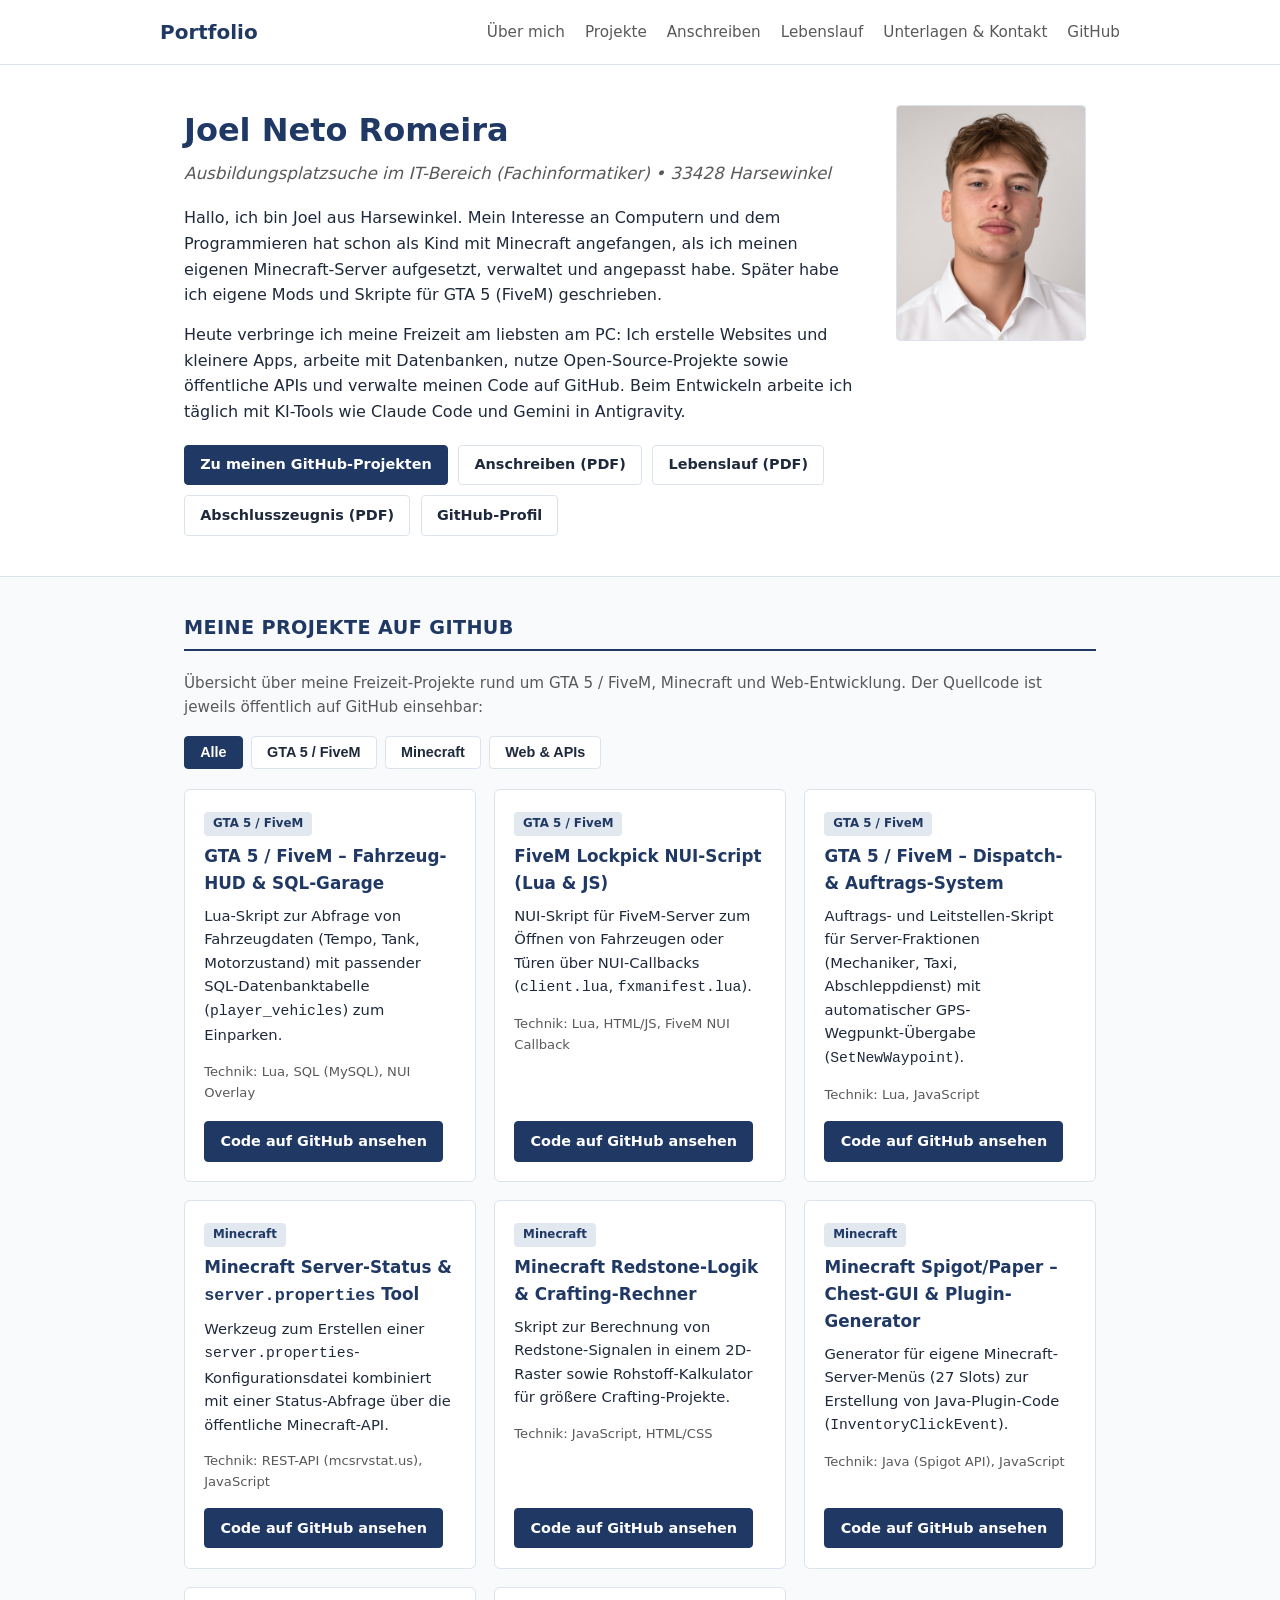
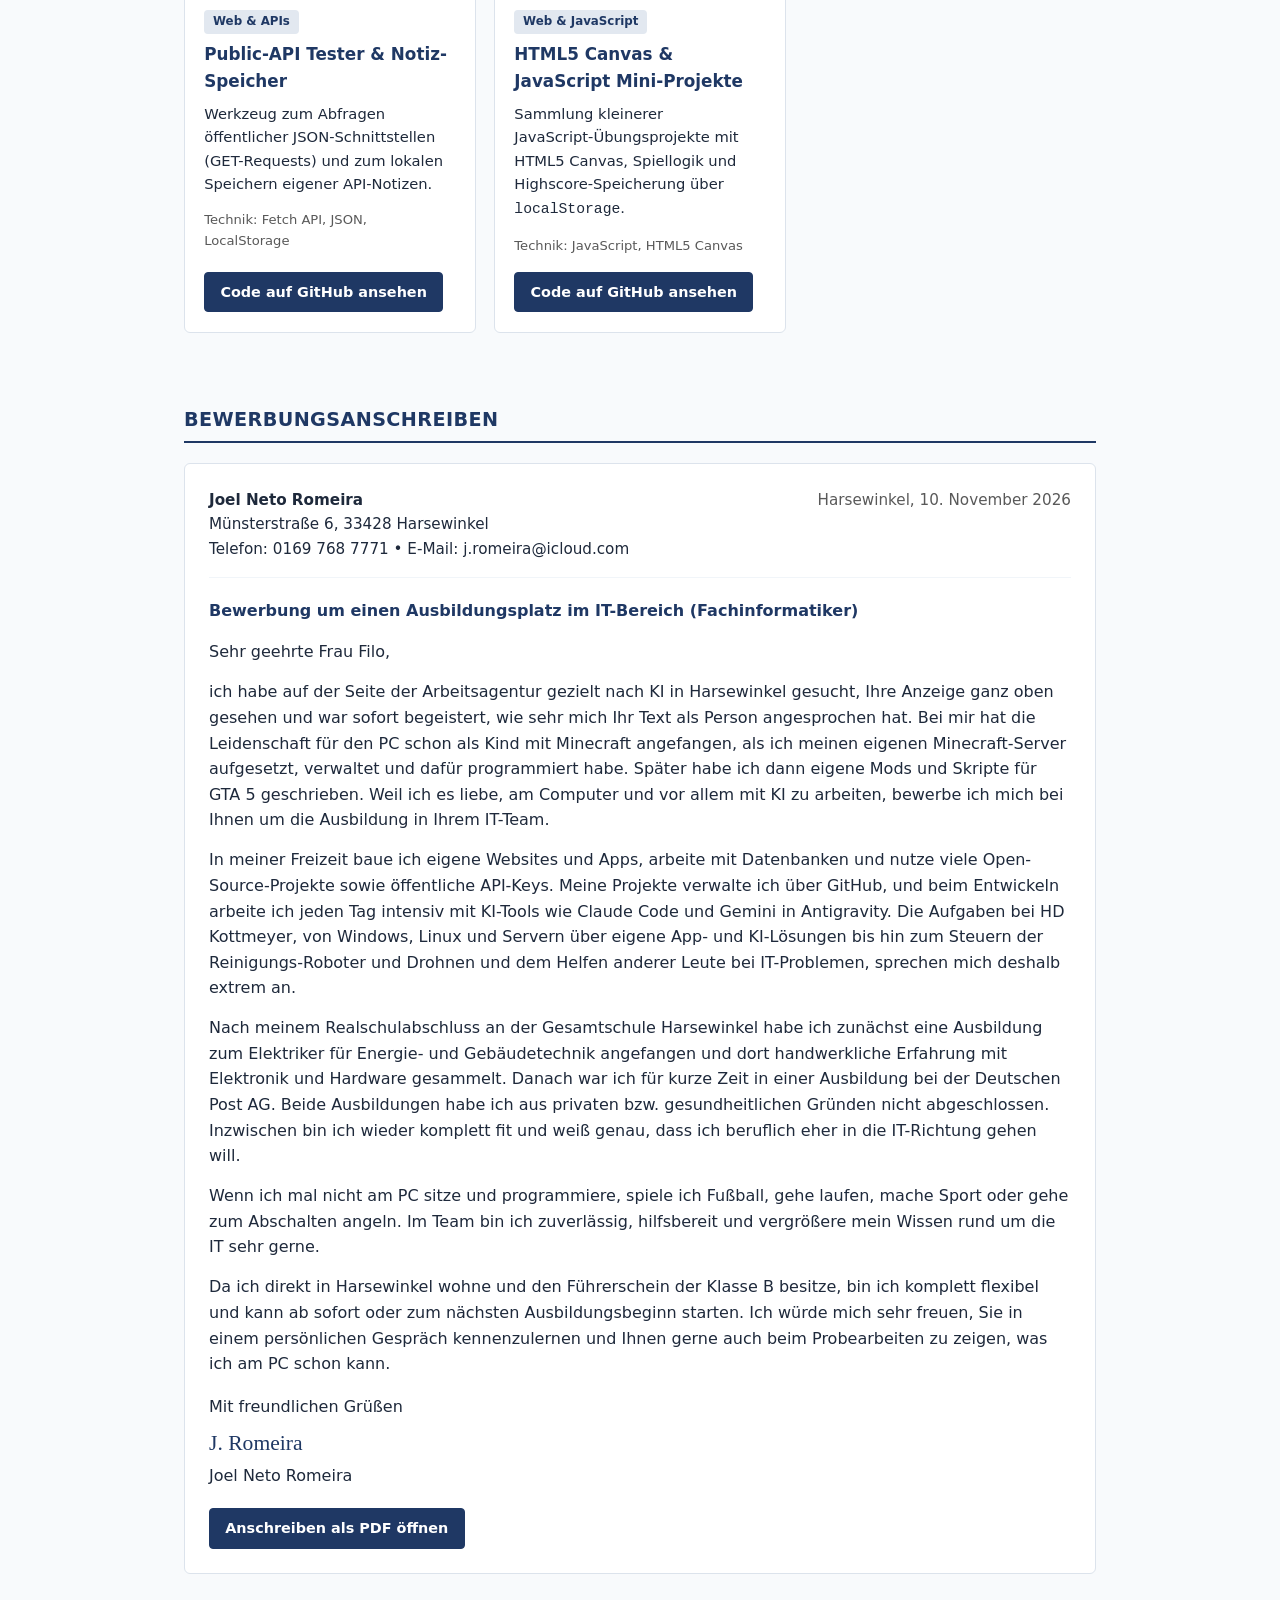
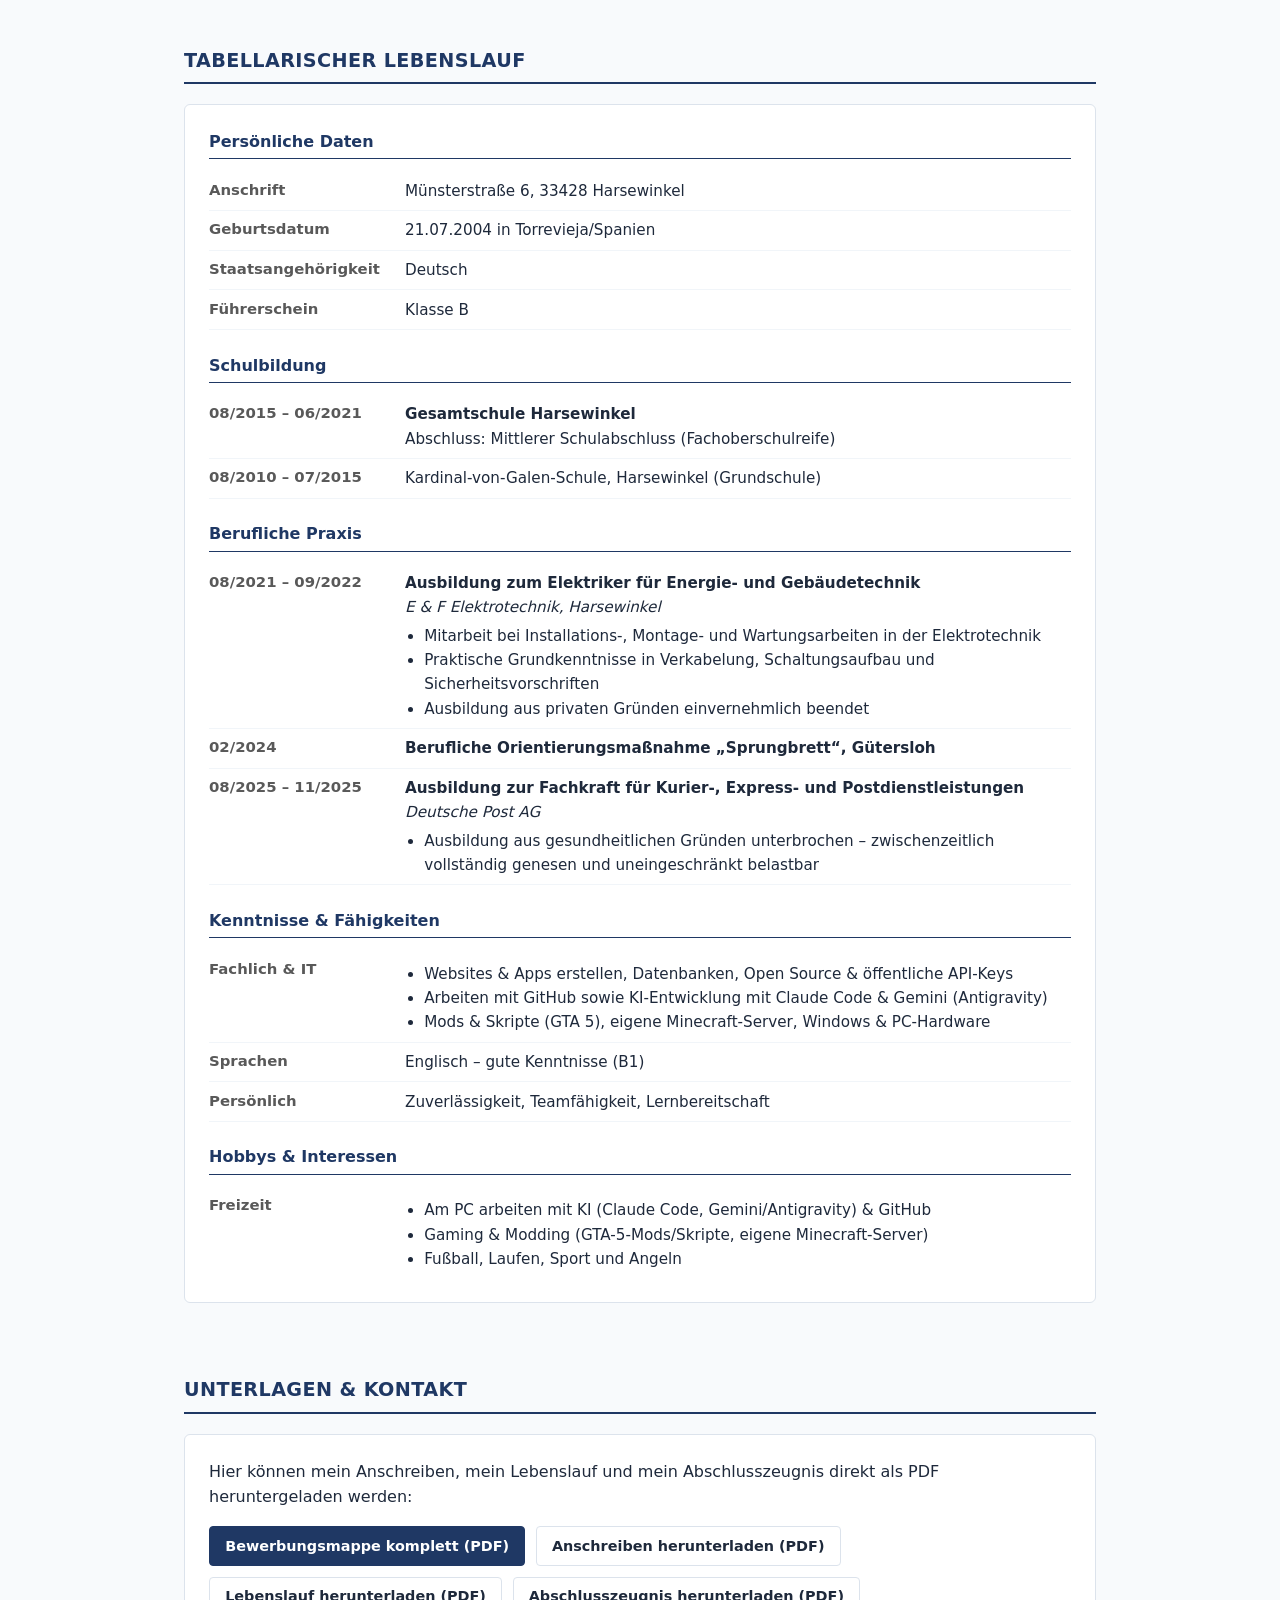
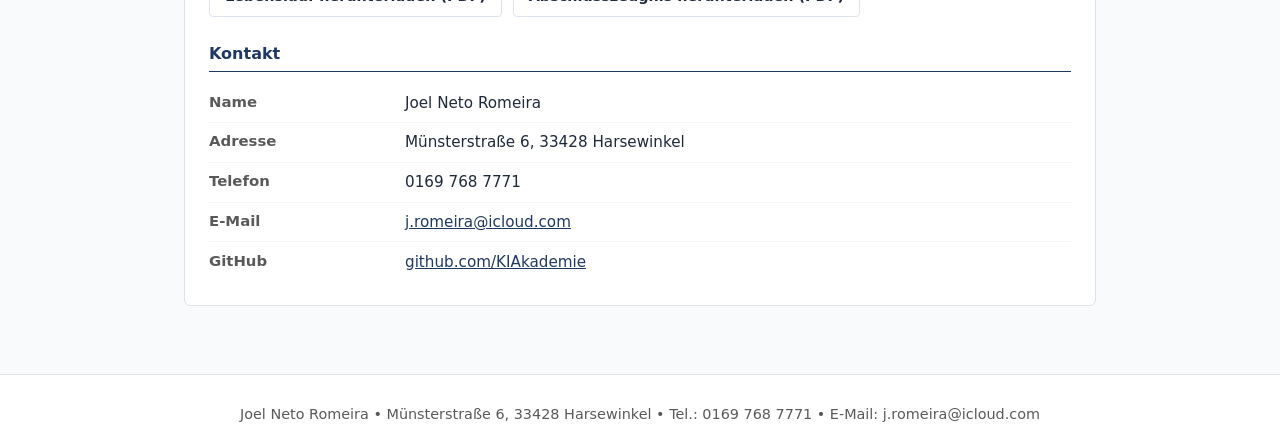
<file: index.html>
<!DOCTYPE html>
<html lang="de">
<head>
  <meta charset="UTF-8" />
  <meta name="viewport" content="width=device-width, initial-scale=1.0" />
  <meta http-equiv="Cache-Control" content="no-cache, no-store, must-revalidate" />
  <meta http-equiv="Pragma" content="no-cache" />
  <meta http-equiv="Expires" content="0" />
  <title>Joel Neto Romeira – Über mich, Projekte &amp; Lebenslauf</title>
  <link rel="stylesheet" href="style.css" />
  <style>
    .filter-bar {
      display: flex;
      gap: 0.5rem;
      flex-wrap: wrap;
      margin-bottom: 1.25rem;
    }
    .cat-tag {
      display: inline-block;
      font-size: 0.74rem;
      font-weight: 700;
      color: var(--brand);
      background: #e2e8f0;
      padding: 0.15rem 0.55rem;
      border-radius: 4px;
      margin-bottom: 0.45rem;
    }
  </style>
</head>
<body>
  <header class="site-header">
    <div class="container nav-bar">
      <a href="#" class="site-title">Portfolio</a>
      <nav class="nav-links">
        <a href="#ueber-mich">Über mich</a>
        <a href="#projekte">Projekte</a>
        <a href="#anschreiben">Anschreiben</a>
        <a href="#lebenslauf">Lebenslauf</a>
        <a href="#unterlagen">Unterlagen &amp; Kontakt</a>
        <a href="https://github.com/KIAkademie" target="_blank" rel="noopener">GitHub</a>
      </nav>
    </div>
  </header>

  <section id="ueber-mich" class="intro-section">
    <div class="container intro-grid">
      <div class="intro-text">
        <h1>Joel Neto Romeira</h1>
        <div class="intro-subtitle">Ausbildungsplatzsuche im IT-Bereich (Fachinformatiker) • 33428 Harsewinkel</div>
        <p>
          Hallo, ich bin Joel aus Harsewinkel. Mein Interesse an Computern und dem Programmieren hat schon als Kind mit Minecraft angefangen, als ich meinen eigenen Minecraft-Server aufgesetzt, verwaltet und angepasst habe. Später habe ich eigene Mods und Skripte für GTA 5 (FiveM) geschrieben.
        </p>
        <p>
          Heute verbringe ich meine Freizeit am liebsten am PC: Ich erstelle Websites und kleinere Apps, arbeite mit Datenbanken, nutze Open-Source-Projekte sowie öffentliche APIs und verwalte meinen Code auf GitHub. Beim Entwickeln arbeite ich täglich mit KI-Tools wie Claude Code und Gemini in Antigravity.
        </p>
        <div class="intro-actions">
          <a href="#projekte" class="btn btn-primary">Zu meinen GitHub-Projekten</a>
          <a href="assets/Anschreiben_Joel_Neto_Romeira.pdf" target="_blank" class="btn">Anschreiben (PDF)</a>
          <a href="assets/Lebenslauf_Joel_Neto_Romeira.pdf" target="_blank" class="btn">Lebenslauf (PDF)</a>
          <a href="assets/Abschlusszeugnis_Joel_Neto_Romeira.pdf" target="_blank" class="btn">Abschlusszeugnis (PDF)</a>
          <a href="https://github.com/KIAkademie" target="_blank" rel="noopener" class="btn">GitHub-Profil</a>
        </div>
      </div>

      <div class="photo-box">
        <img src="assets/foto.png" alt="Joel Neto Romeira" />
      </div>
    </div>
  </section>

  <main class="container">
    <!-- Projekte (Nur Quellcode auf GitHub, keine Spiele auf der Website) -->
    <section id="projekte">
      <h2 class="section-heading">Meine Projekte auf GitHub</h2>
      <p style="margin-bottom:1rem;color:var(--muted);font-size:0.95rem;">
        Übersicht über meine Freizeit-Projekte rund um GTA 5 / FiveM, Minecraft und Web-Entwicklung. Der Quellcode ist jeweils öffentlich auf GitHub einsehbar:
      </p>

      <div class="filter-bar">
        <button class="btn btn-primary" id="flt-all" onclick="filterProjects('all')">Alle</button>
        <button class="btn" id="flt-gta" onclick="filterProjects('gta')">GTA 5 / FiveM</button>
        <button class="btn" id="flt-mc" onclick="filterProjects('mc')">Minecraft</button>
        <button class="btn" id="flt-web" onclick="filterProjects('web')">Web &amp; APIs</button>
      </div>

      <div class="project-list" id="projectGrid">
        <!-- 1. GTA 5 HUD & SQL Garage -->
        <article class="project-card" data-cat="gta">
          <div>
            <span class="cat-tag">GTA 5 / FiveM</span>
            <h3>GTA 5 / FiveM – Fahrzeug-HUD &amp; SQL-Garage</h3>
            <p>
              Lua-Skript zur Abfrage von Fahrzeugdaten (Tempo, Tank, Motorzustand) mit passender SQL-Datenbanktabelle (<code>player_vehicles</code>) zum Einparken.
            </p>
            <div class="project-meta">Technik: Lua, SQL (MySQL), NUI Overlay</div>
          </div>
          <div class="project-links">
            <a href="https://github.com/KIAkademie/gta5-fivem-server-toolkit" target="_blank" rel="noopener" class="btn btn-primary">Code auf GitHub ansehen</a>
          </div>
        </article>

        <!-- 2. GTA 5 Lockpick Script -->
        <article class="project-card" data-cat="gta">
          <div>
            <span class="cat-tag">GTA 5 / FiveM</span>
            <h3>FiveM Lockpick NUI-Script (Lua &amp; JS)</h3>
            <p>
              NUI-Skript für FiveM-Server zum Öffnen von Fahrzeugen oder Türen über NUI-Callbacks (<code>client.lua</code>, <code>fxmanifest.lua</code>).
            </p>
            <div class="project-meta">Technik: Lua, HTML/JS, FiveM NUI Callback</div>
          </div>
          <div class="project-links">
            <a href="https://github.com/KIAkademie/fivem-lockpick-minigame" target="_blank" rel="noopener" class="btn btn-primary">Code auf GitHub ansehen</a>
          </div>
        </article>

        <!-- 3. GTA 5 Dispatch System -->
        <article class="project-card" data-cat="gta">
          <div>
            <span class="cat-tag">GTA 5 / FiveM</span>
            <h3>GTA 5 / FiveM – Dispatch- &amp; Auftrags-System</h3>
            <p>
              Auftrags- und Leitstellen-Skript für Server-Fraktionen (Mechaniker, Taxi, Abschleppdienst) mit automatischer GPS-Wegpunkt-Übergabe (<code>SetNewWaypoint</code>).
            </p>
            <div class="project-meta">Technik: Lua, JavaScript</div>
          </div>
          <div class="project-links">
            <a href="https://github.com/KIAkademie/fivem-job-dispatch-system" target="_blank" rel="noopener" class="btn btn-primary">Code auf GitHub ansehen</a>
          </div>
        </article>

        <!-- 4. Minecraft Server Config & Status -->
        <article class="project-card" data-cat="mc">
          <div>
            <span class="cat-tag">Minecraft</span>
            <h3>Minecraft Server-Status &amp; <code>server.properties</code> Tool</h3>
            <p>
              Werkzeug zum Erstellen einer <code>server.properties</code>-Konfigurationsdatei kombiniert mit einer Status-Abfrage über die öffentliche Minecraft-API.
            </p>
            <div class="project-meta">Technik: REST-API (mcsrvstat.us), JavaScript</div>
          </div>
          <div class="project-links">
            <a href="https://github.com/KIAkademie/minecraft-server-config" target="_blank" rel="noopener" class="btn btn-primary">Code auf GitHub ansehen</a>
          </div>
        </article>

        <!-- 5. Minecraft Redstone & Crafting Calc -->
        <article class="project-card" data-cat="mc">
          <div>
            <span class="cat-tag">Minecraft</span>
            <h3>Minecraft Redstone-Logik &amp; Crafting-Rechner</h3>
            <p>
              Skript zur Berechnung von Redstone-Signalen in einem 2D-Raster sowie Rohstoff-Kalkulator für größere Crafting-Projekte.
            </p>
            <div class="project-meta">Technik: JavaScript, HTML/CSS</div>
          </div>
          <div class="project-links">
            <a href="https://github.com/KIAkademie/minecraft-crafting-redstone-sim" target="_blank" rel="noopener" class="btn btn-primary">Code auf GitHub ansehen</a>
          </div>
        </article>

        <!-- 6. Minecraft Spigot GUI Builder -->
        <article class="project-card" data-cat="mc">
          <div>
            <span class="cat-tag">Minecraft</span>
            <h3>Minecraft Spigot/Paper – Chest-GUI &amp; Plugin-Generator</h3>
            <p>
              Generator für eigene Minecraft-Server-Menüs (27 Slots) zur Erstellung von Java-Plugin-Code (<code>InventoryClickEvent</code>).
            </p>
            <div class="project-meta">Technik: Java (Spigot API), JavaScript</div>
          </div>
          <div class="project-links">
            <a href="https://github.com/KIAkademie/minecraft-plugin-gui-builder" target="_blank" rel="noopener" class="btn btn-primary">Code auf GitHub ansehen</a>
          </div>
        </article>

        <!-- 7. Public API Tester & Notes -->
        <article class="project-card" data-cat="web">
          <div>
            <span class="cat-tag">Web &amp; APIs</span>
            <h3>Public-API Tester &amp; Notiz-Speicher</h3>
            <p>
              Werkzeug zum Abfragen öffentlicher JSON-Schnittstellen (GET-Requests) und zum lokalen Speichern eigener API-Notizen.
            </p>
            <div class="project-meta">Technik: Fetch API, JSON, LocalStorage</div>
          </div>
          <div class="project-links">
            <a href="https://github.com/KIAkademie/public-api-notes" target="_blank" rel="noopener" class="btn btn-primary">Code auf GitHub ansehen</a>
          </div>
        </article>

        <!-- 8. JS Canvas Arcade Scripts -->
        <article class="project-card" data-cat="web">
          <div>
            <span class="cat-tag">Web &amp; JavaScript</span>
            <h3>HTML5 Canvas &amp; JavaScript Mini-Projekte</h3>
            <p>
              Sammlung kleinerer JavaScript-Übungsprojekte mit HTML5 Canvas, Spiellogik und Highscore-Speicherung über <code>localStorage</code>.
            </p>
            <div class="project-meta">Technik: JavaScript, HTML5 Canvas</div>
          </div>
          <div class="project-links">
            <a href="https://github.com/KIAkademie/retro-arcade-minigames" target="_blank" rel="noopener" class="btn btn-primary">Code auf GitHub ansehen</a>
          </div>
        </article>
      </div>
    </section>

    <!-- Anschreiben -->
    <section id="anschreiben">
      <h2 class="section-heading">Bewerbungsanschreiben</h2>
      <div class="cv-card">
        <div style="display:flex;justify-content:space-between;flex-wrap:wrap;gap:1rem;margin-bottom:1.25rem;padding-bottom:1rem;border-bottom:1px solid #f1f5f9;font-size:0.95rem;">
          <div>
            <strong>Joel Neto Romeira</strong><br />
            Münsterstraße 6, 33428 Harsewinkel<br />
            Telefon: 0169 768 7771 • E-Mail: j.romeira@icloud.com
          </div>
          <div style="text-align:right;color:var(--muted);">
            Harsewinkel, 10. November 2026
          </div>
        </div>

        <p style="font-weight:700;color:var(--brand);margin-bottom:1rem;">
          Bewerbung um einen Ausbildungsplatz im IT-Bereich (Fachinformatiker)
        </p>

        <p style="margin-bottom:0.9rem;">Sehr geehrte Frau Filo,</p>

        <p style="margin-bottom:0.9rem;">
          ich habe auf der Seite der Arbeitsagentur gezielt nach KI in Harsewinkel gesucht, Ihre Anzeige ganz oben gesehen und war sofort begeistert, wie sehr mich Ihr Text als Person angesprochen hat. Bei mir hat die Leidenschaft für den PC schon als Kind mit Minecraft angefangen, als ich meinen eigenen Minecraft-Server aufgesetzt, verwaltet und dafür programmiert habe. Später habe ich dann eigene Mods und Skripte für GTA 5 geschrieben. Weil ich es liebe, am Computer und vor allem mit KI zu arbeiten, bewerbe ich mich bei Ihnen um die Ausbildung in Ihrem IT-Team.
        </p>

        <p style="margin-bottom:0.9rem;">
          In meiner Freizeit baue ich eigene Websites und Apps, arbeite mit Datenbanken und nutze viele Open-Source-Projekte sowie öffentliche API-Keys. Meine Projekte verwalte ich über GitHub, und beim Entwickeln arbeite ich jeden Tag intensiv mit KI-Tools wie Claude Code und Gemini in Antigravity. Die Aufgaben bei HD Kottmeyer, von Windows, Linux und Servern über eigene App- und KI-Lösungen bis hin zum Steuern der Reinigungs-Roboter und Drohnen und dem Helfen anderer Leute bei IT-Problemen, sprechen mich deshalb extrem an.
        </p>

        <p style="margin-bottom:0.9rem;">
          Nach meinem Realschulabschluss an der Gesamtschule Harsewinkel habe ich zunächst eine Ausbildung zum Elektriker für Energie- und Gebäudetechnik angefangen und dort handwerkliche Erfahrung mit Elektronik und Hardware gesammelt. Danach war ich für kurze Zeit in einer Ausbildung bei der Deutschen Post AG. Beide Ausbildungen habe ich aus privaten bzw. gesundheitlichen Gründen nicht abgeschlossen. Inzwischen bin ich wieder komplett fit und weiß genau, dass ich beruflich eher in die IT-Richtung gehen will.
        </p>

        <p style="margin-bottom:0.9rem;">
          Wenn ich mal nicht am PC sitze und programmiere, spiele ich Fußball, gehe laufen, mache Sport oder gehe zum Abschalten angeln. Im Team bin ich zuverlässig, hilfsbereit und vergrößere mein Wissen rund um die IT sehr gerne.
        </p>

        <p style="margin-bottom:1.1rem;">
          Da ich direkt in Harsewinkel wohne und den Führerschein der Klasse B besitze, bin ich komplett flexibel und kann ab sofort oder zum nächsten Ausbildungsbeginn starten. Ich würde mich sehr freuen, Sie in einem persönlichen Gespräch kennenzulernen und Ihnen gerne auch beim Probearbeiten zu zeigen, was ich am PC schon kann.
        </p>

        <p style="margin-bottom:0.35rem;">Mit freundlichen Grüßen</p>
        <p style="font-family:'Segoe Script', cursive;font-size:1.35rem;color:var(--brand);margin-bottom:0.15rem;">J. Romeira</p>
        <p style="margin-bottom:1.25rem;">Joel Neto Romeira</p>

        <a href="assets/Anschreiben_Joel_Neto_Romeira.pdf" target="_blank" class="btn btn-primary">Anschreiben als PDF öffnen</a>
      </div>
    </section>

    <!-- Lebenslauf -->
    <section id="lebenslauf">
      <h2 class="section-heading">Tabellarischer Lebenslauf</h2>
      <div class="cv-card">
        <div class="cv-group-title">Persönliche Daten</div>
        <div class="cv-row">
          <div class="cv-label">Anschrift</div>
          <div class="cv-value">Münsterstraße 6, 33428 Harsewinkel</div>
        </div>
        <div class="cv-row">
          <div class="cv-label">Geburtsdatum</div>
          <div class="cv-value">21.07.2004 in Torrevieja/Spanien</div>
        </div>
        <div class="cv-row">
          <div class="cv-label">Staatsangehörigkeit</div>
          <div class="cv-value">Deutsch</div>
        </div>
        <div class="cv-row">
          <div class="cv-label">Führerschein</div>
          <div class="cv-value">Klasse B</div>
        </div>

        <div class="cv-group-title">Schulbildung</div>
        <div class="cv-row">
          <div class="cv-label">08/2015 – 06/2021</div>
          <div class="cv-value">
            <strong>Gesamtschule Harsewinkel</strong><br />
            Abschluss: Mittlerer Schulabschluss (Fachoberschulreife)
          </div>
        </div>
        <div class="cv-row">
          <div class="cv-label">08/2010 – 07/2015</div>
          <div class="cv-value">Kardinal-von-Galen-Schule, Harsewinkel (Grundschule)</div>
        </div>

        <div class="cv-group-title">Berufliche Praxis</div>
        <div class="cv-row">
          <div class="cv-label">08/2021 – 09/2022</div>
          <div class="cv-value">
            <strong>Ausbildung zum Elektriker für Energie- und Gebäudetechnik</strong><br />
            <em>E &amp; F Elektrotechnik, Harsewinkel</em>
            <ul>
              <li>Mitarbeit bei Installations-, Montage- und Wartungsarbeiten in der Elektrotechnik</li>
              <li>Praktische Grundkenntnisse in Verkabelung, Schaltungsaufbau und Sicherheitsvorschriften</li>
              <li>Ausbildung aus privaten Gründen einvernehmlich beendet</li>
            </ul>
          </div>
        </div>
        <div class="cv-row">
          <div class="cv-label">02/2024</div>
          <div class="cv-value"><strong>Berufliche Orientierungsmaßnahme „Sprungbrett“, Gütersloh</strong></div>
        </div>
        <div class="cv-row">
          <div class="cv-label">08/2025 – 11/2025</div>
          <div class="cv-value">
            <strong>Ausbildung zur Fachkraft für Kurier-, Express- und Postdienstleistungen</strong><br />
            <em>Deutsche Post AG</em>
            <ul>
              <li>Ausbildung aus gesundheitlichen Gründen unterbrochen – zwischenzeitlich vollständig genesen und uneingeschränkt belastbar</li>
            </ul>
          </div>
        </div>

        <div class="cv-group-title">Kenntnisse &amp; Fähigkeiten</div>
        <div class="cv-row">
          <div class="cv-label">Fachlich &amp; IT</div>
          <div class="cv-value">
            <ul>
              <li>Websites &amp; Apps erstellen, Datenbanken, Open Source &amp; öffentliche API-Keys</li>
              <li>Arbeiten mit GitHub sowie KI-Entwicklung mit Claude Code &amp; Gemini (Antigravity)</li>
              <li>Mods &amp; Skripte (GTA 5), eigene Minecraft-Server, Windows &amp; PC-Hardware</li>
            </ul>
          </div>
        </div>
        <div class="cv-row">
          <div class="cv-label">Sprachen</div>
          <div class="cv-value">Englisch – gute Kenntnisse (B1)</div>
        </div>
        <div class="cv-row">
          <div class="cv-label">Persönlich</div>
          <div class="cv-value">Zuverlässigkeit, Teamfähigkeit, Lernbereitschaft</div>
        </div>

        <div class="cv-group-title">Hobbys &amp; Interessen</div>
        <div class="cv-row">
          <div class="cv-label">Freizeit</div>
          <div class="cv-value">
            <ul>
              <li>Am PC arbeiten mit KI (Claude Code, Gemini/Antigravity) &amp; GitHub</li>
              <li>Gaming &amp; Modding (GTA-5-Mods/Skripte, eigene Minecraft-Server)</li>
              <li>Fußball, Laufen, Sport und Angeln</li>
            </ul>
          </div>
        </div>
      </div>
    </section>

    <!-- Unterlagen & Kontakt -->
    <section id="unterlagen">
      <h2 class="section-heading">Unterlagen &amp; Kontakt</h2>
      <div class="cv-card">
        <p style="margin-bottom:1rem;">
          Hier können mein Anschreiben, mein Lebenslauf und mein Abschlusszeugnis direkt als PDF heruntergeladen werden:
        </p>
        <div style="display:flex;gap:0.65rem;flex-wrap:wrap;margin-bottom:1.5rem;">
          <a href="assets/Bewerbung_Joel_Neto_Romeira.pdf" target="_blank" class="btn btn-primary">Bewerbungsmappe komplett (PDF)</a>
          <a href="assets/Anschreiben_Joel_Neto_Romeira.pdf" target="_blank" class="btn">Anschreiben herunterladen (PDF)</a>
          <a href="assets/Lebenslauf_Joel_Neto_Romeira.pdf" target="_blank" class="btn">Lebenslauf herunterladen (PDF)</a>
          <a href="assets/Abschlusszeugnis_Joel_Neto_Romeira.pdf" target="_blank" class="btn">Abschlusszeugnis herunterladen (PDF)</a>
        </div>

        <div class="cv-group-title">Kontakt</div>
        <div class="cv-row">
          <div class="cv-label">Name</div>
          <div class="cv-value">Joel Neto Romeira</div>
        </div>
        <div class="cv-row">
          <div class="cv-label">Adresse</div>
          <div class="cv-value">Münsterstraße 6, 33428 Harsewinkel</div>
        </div>
        <div class="cv-row">
          <div class="cv-label">Telefon</div>
          <div class="cv-value">0169 768 7771</div>
        </div>
        <div class="cv-row">
          <div class="cv-label">E-Mail</div>
          <div class="cv-value"><a href="mailto:j.romeira@icloud.com" style="color:var(--brand);">j.romeira@icloud.com</a></div>
        </div>
        <div class="cv-row">
          <div class="cv-label">GitHub</div>
          <div class="cv-value"><a href="https://github.com/KIAkademie" target="_blank" rel="noopener" style="color:var(--brand);">github.com/KIAkademie</a></div>
        </div>
      </div>
    </section>
  </main>

  <footer>
    <div class="container">
      Joel Neto Romeira • Münsterstraße 6, 33428 Harsewinkel • Tel.: 0169 768 7771 • E-Mail: j.romeira@icloud.com
    </div>
  </footer>

  <script>
    window.filterProjects = function(cat) {
      ['all', 'gta', 'mc', 'web'].forEach(k => {
        document.getElementById('flt-' + k).className = k === cat ? 'btn btn-primary' : 'btn';
      });
      document.querySelectorAll('#projectGrid .project-card').forEach(card => {
        const cats = card.getAttribute('data-cat') || '';
        card.style.display = (cat === 'all' || cats.includes(cat)) ? 'flex' : 'none';
      });
    };
  </script>
</body>
</html>
</file>
<file: style.css>
:root {
  --bg: #f8fafc;
  --surface: #ffffff;
  --border: #dce3ec;
  --text: #1e293b;
  --muted: #595959;
  --brand: #1F3864;
}

* {
  box-sizing: border-box;
  margin: 0;
  padding: 0;
}

html {
  scroll-behavior: smooth;
}

body {
  font-family: Calibri, 'Segoe UI', system-ui, -apple-system, sans-serif;
  background: var(--bg);
  color: var(--text);
  line-height: 1.6;
  font-size: 16px;
}

.container {
  max-width: 960px;
  margin: 0 auto;
  padding: 0 1.5rem;
}

/* Header / Nav */
.site-header {
  background: var(--surface);
  border-bottom: 1px solid var(--border);
}

.nav-bar {
  display: flex;
  justify-content: space-between;
  align-items: center;
  padding: 1rem 0;
  flex-wrap: wrap;
  gap: 1rem;
}

.site-title {
  font-size: 1.25rem;
  font-weight: 700;
  color: var(--brand);
  text-decoration: none;
}

.nav-links {
  display: flex;
  gap: 1.25rem;
  align-items: center;
  flex-wrap: wrap;
}

.nav-links a {
  color: var(--muted);
  text-decoration: none;
  font-size: 0.95rem;
}

.nav-links a:hover {
  color: var(--brand);
  text-decoration: underline;
}

/* Buttons */
.btn {
  display: inline-block;
  padding: 0.48rem 0.95rem;
  border-radius: 4px;
  font-size: 0.9rem;
  font-weight: 600;
  text-decoration: none;
  border: 1px solid var(--border);
  background: var(--surface);
  color: var(--text);
  cursor: pointer;
}

.btn:hover {
  border-color: var(--brand);
  color: var(--brand);
}

.btn-primary {
  background: var(--brand);
  color: #ffffff;
  border-color: var(--brand);
}

.btn-primary:hover {
  background: #16294b;
  color: #ffffff;
}

/* Intro / Über mich */
.intro-section {
  background: var(--surface);
  border-bottom: 1px solid var(--border);
  padding: 2.5rem 0;
}

.intro-grid {
  display: grid;
  grid-template-columns: 1fr 200px;
  gap: 2.25rem;
  align-items: start;
}

@media (max-width: 720px) {
  .intro-grid {
    grid-template-columns: 1fr;
  }
}

.intro-text h1 {
  font-size: 2rem;
  color: var(--brand);
  margin-bottom: 0.25rem;
}

.intro-subtitle {
  font-size: 1.05rem;
  color: var(--muted);
  font-style: italic;
  margin-bottom: 1.15rem;
}

.intro-text p {
  margin-bottom: 0.9rem;
  color: var(--text);
}

.intro-actions {
  display: flex;
  gap: 0.65rem;
  flex-wrap: wrap;
  margin-top: 1.25rem;
}

.photo-box {
  border: 1px solid var(--border);
  border-radius: 4px;
  overflow: hidden;
  background: #e5e7eb;
  max-width: 190px;
}

.photo-box img {
  width: 100%;
  height: auto;
  display: block;
}

/* Sections */
section {
  padding: 2.25rem 0;
}

.section-heading {
  font-size: 1.2rem;
  font-weight: 700;
  color: var(--brand);
  text-transform: uppercase;
  letter-spacing: 0.02em;
  border-bottom: 2px solid var(--brand);
  padding-bottom: 0.35rem;
  margin-bottom: 1.25rem;
}

/* Projects */
.project-list {
  display: grid;
  grid-template-columns: repeat(auto-fit, minmax(280px, 1fr));
  gap: 1.15rem;
}

.project-card {
  background: var(--surface);
  border: 1px solid var(--border);
  border-radius: 6px;
  padding: 1.2rem;
  display: flex;
  flex-direction: column;
  justify-content: space-between;
}

.project-card h3 {
  font-size: 1.05rem;
  color: var(--brand);
  margin-bottom: 0.45rem;
}

.project-card p {
  font-size: 0.92rem;
  color: var(--text);
  margin-bottom: 0.85rem;
}

.project-meta {
  font-size: 0.82rem;
  color: var(--muted);
  margin-bottom: 1rem;
}

.project-links {
  display: flex;
  gap: 0.5rem;
  flex-wrap: wrap;
}

/* CV Table Layout */
.cv-card {
  background: var(--surface);
  border: 1px solid var(--border);
  border-radius: 6px;
  padding: 1.5rem;
}

.cv-group-title {
  font-size: 1rem;
  font-weight: 700;
  color: var(--brand);
  border-bottom: 1px solid var(--brand);
  padding-bottom: 0.25rem;
  margin: 1.4rem 0 0.75rem;
}

.cv-group-title:first-child {
  margin-top: 0;
}

.cv-row {
  display: grid;
  grid-template-columns: 180px 1fr;
  gap: 1rem;
  padding: 0.45rem 0;
  border-bottom: 1px solid #f1f5f9;
}

.cv-row:last-child {
  border-bottom: none;
}

@media (max-width: 640px) {
  .cv-row {
    grid-template-columns: 1fr;
    gap: 0.2rem;
  }
}

.cv-label {
  font-weight: 700;
  color: var(--muted);
  font-size: 0.93rem;
}

.cv-value {
  font-size: 0.95rem;
}

.cv-value ul {
  padding-left: 1.2rem;
  margin-top: 0.25rem;
}

/* Footer */
footer {
  background: var(--surface);
  border-top: 1px solid var(--border);
  padding: 1.75rem 0;
  margin-top: 2rem;
  font-size: 0.9rem;
  color: var(--muted);
  text-align: center;
}
</file>
